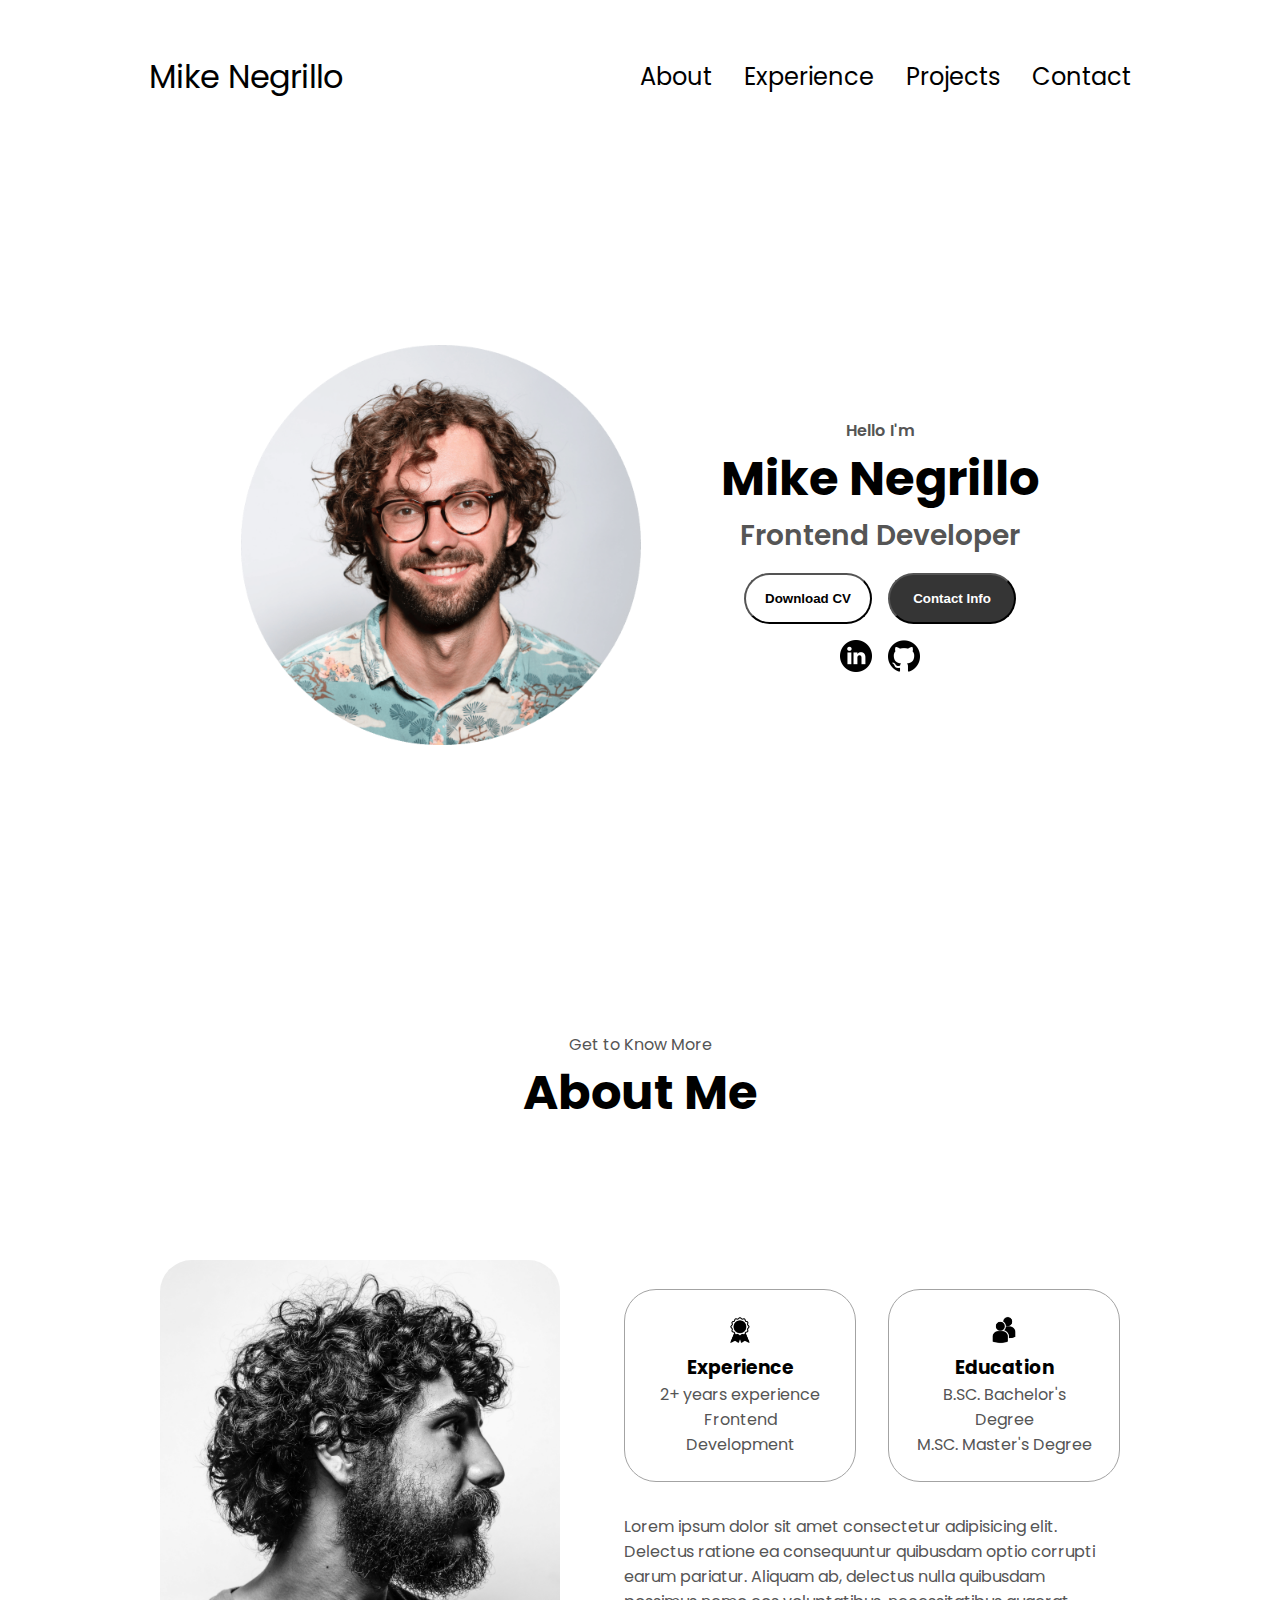
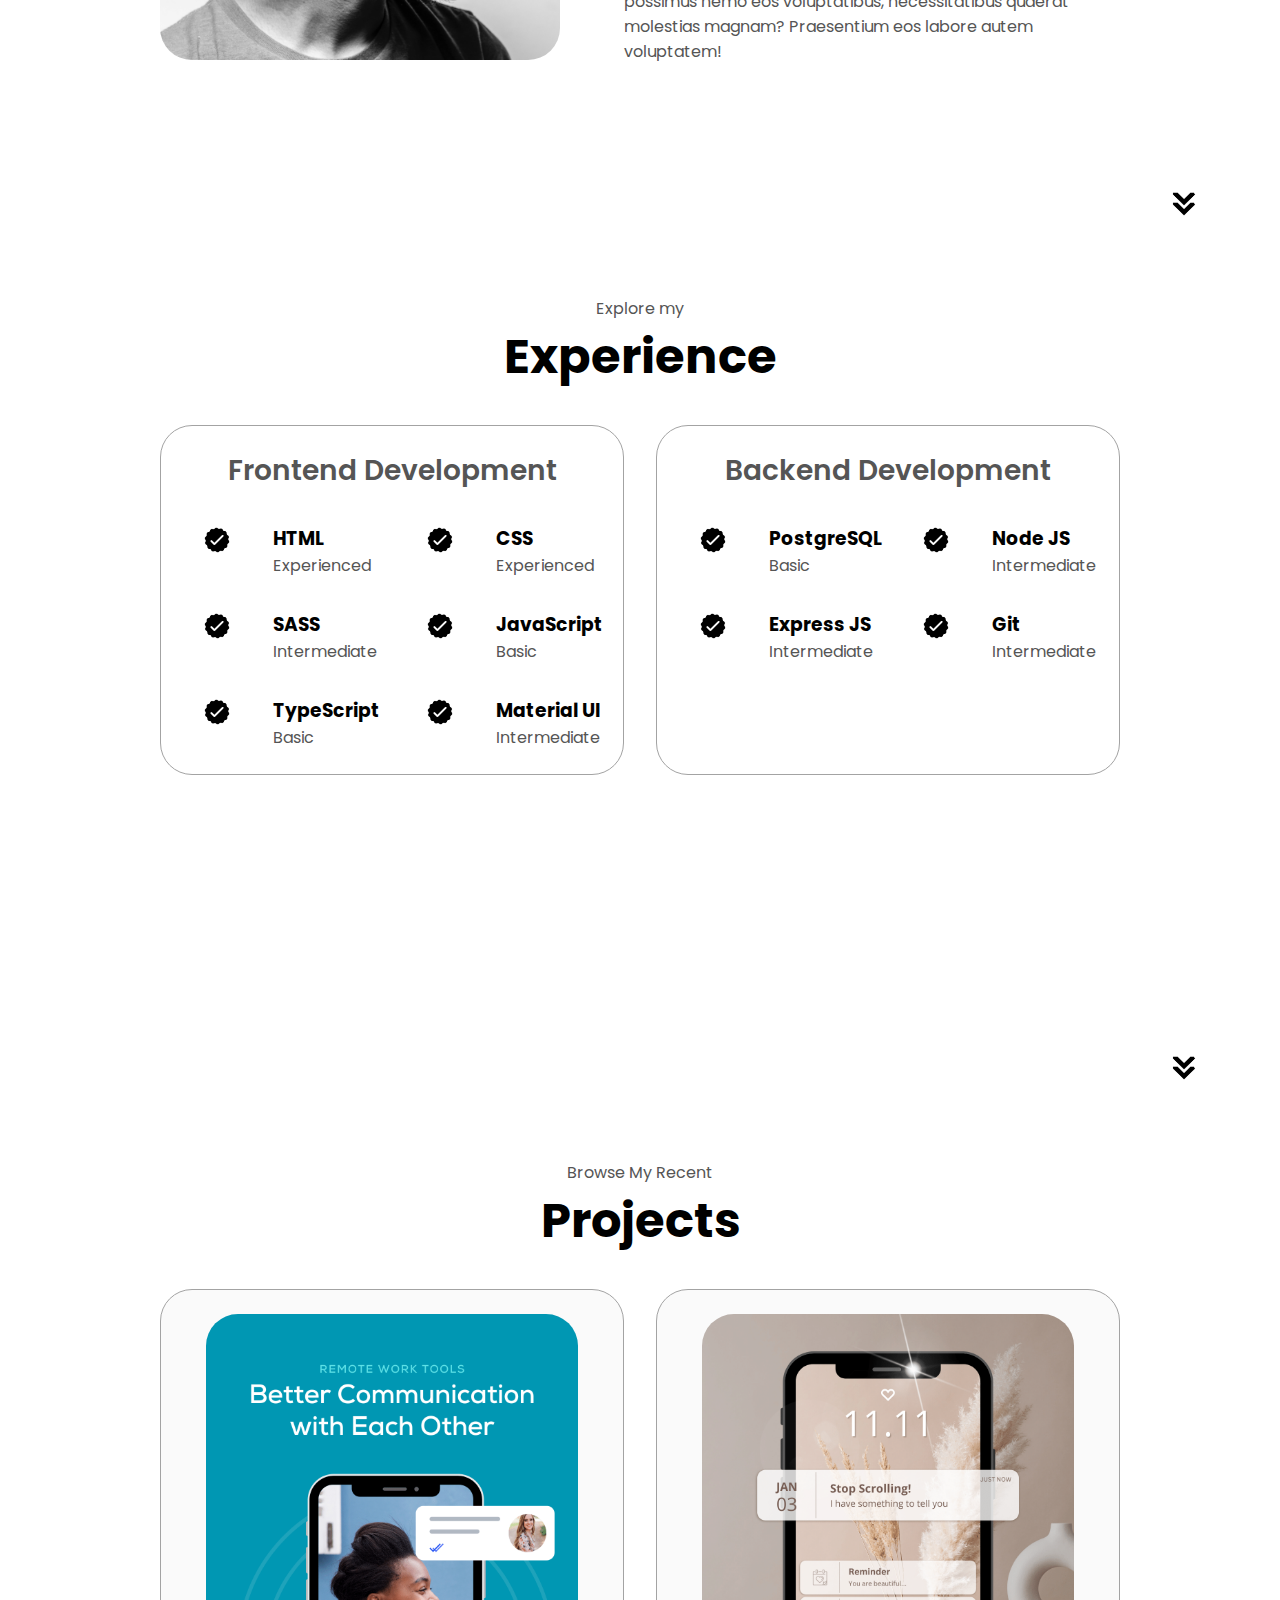
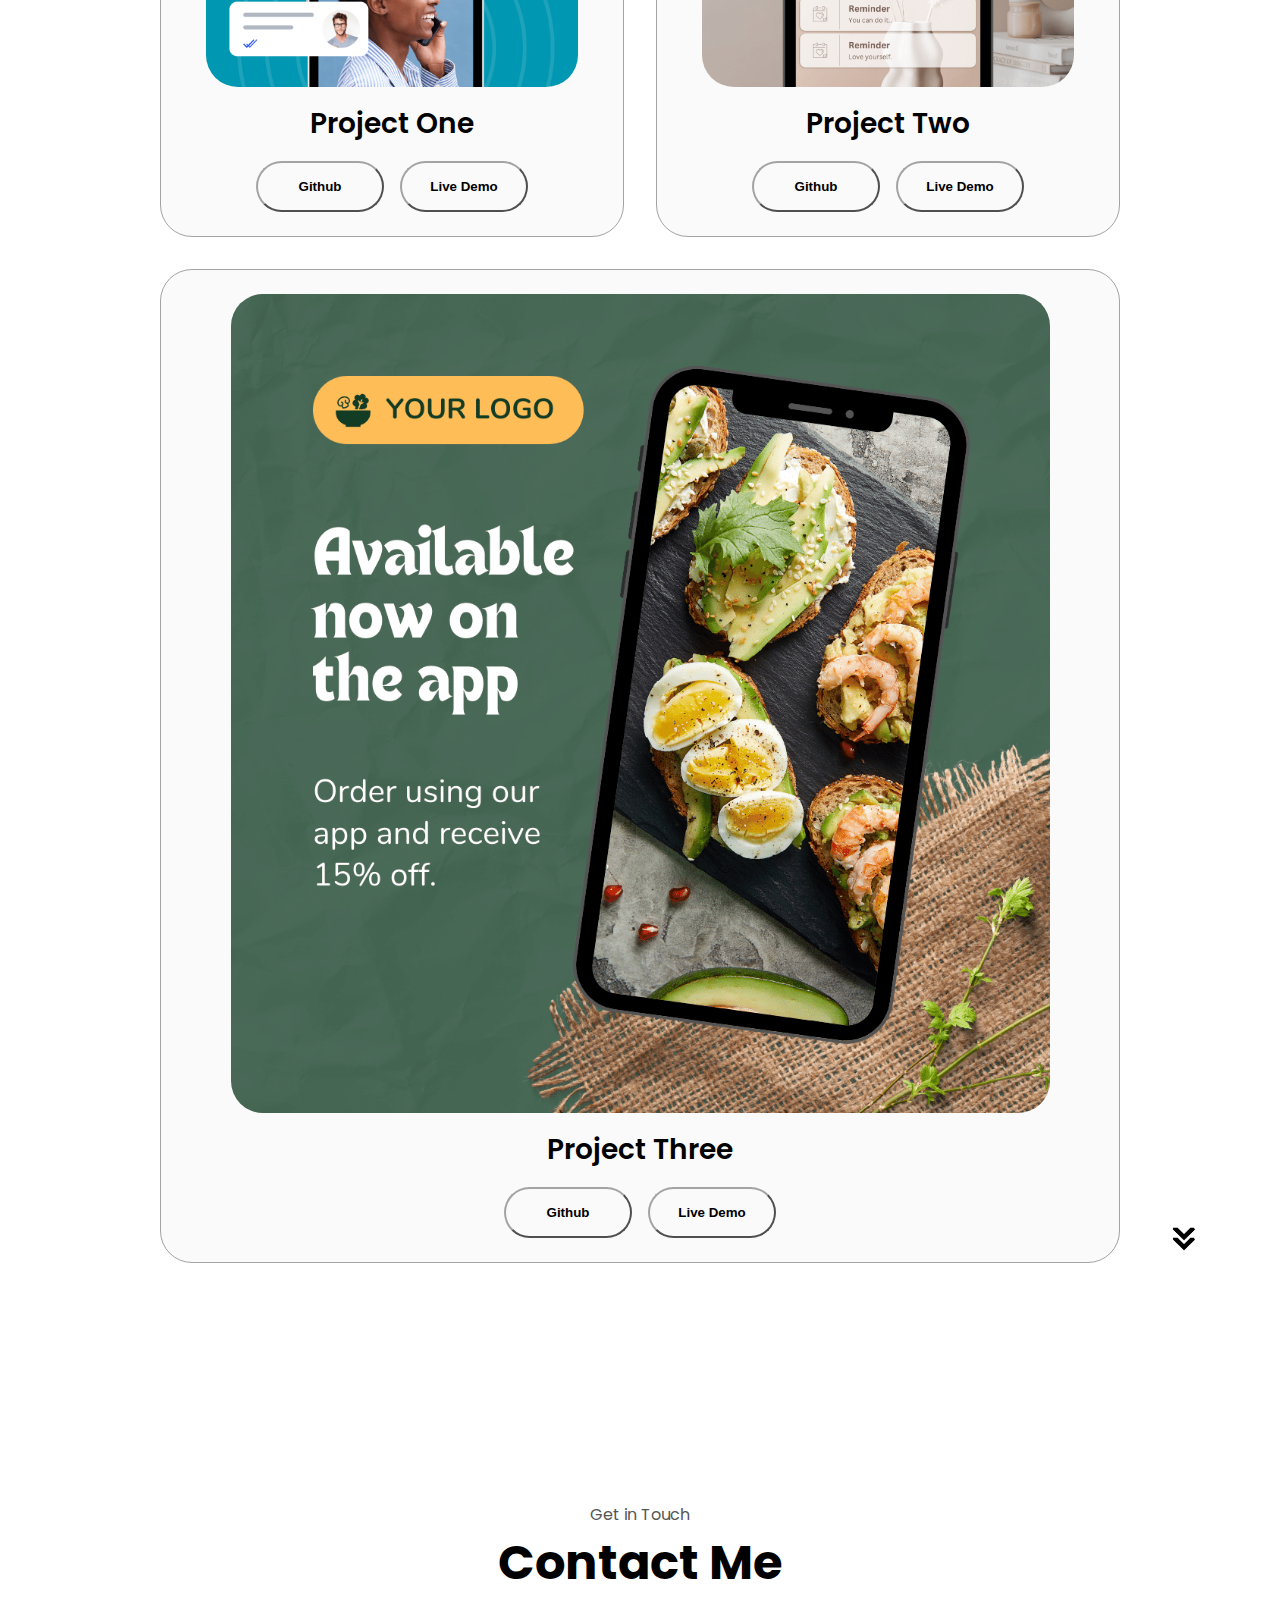
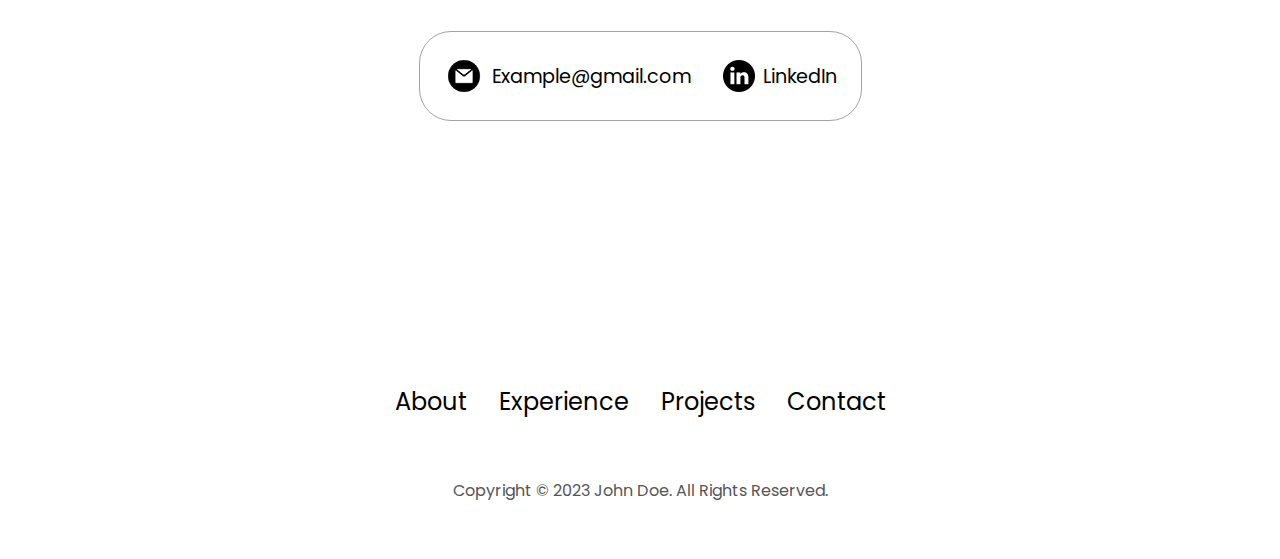
<file: index.html>
<!DOCTYPE html>
<html lang="en">
<head>
    <meta charset="UTF-8">
    <meta name="viewport" content="width=device-width, initial-scale=1.0">
    <title>Mike Negrillo</title>
    <link rel="stylesheet" href="style.css" />
    <link rel="stylesheet" href="mediaqueries.css" />
</head>
<body>
    <!-- Navigation -->
    <nav id="desktop-nav">
        <div class="logo">Mike Negrillo</div>
            <div>
                <ul class="nav-links">
                    <li><a href="#about">About</a></li>
                    <li><a href="#experience">Experience</a></li>
                    <li><a href="#projects">Projects</a></li>
                    <li><a href="#contact">Contact</a></li>
                </ul>
            </div>
    </nav>
    
    <nav id="hamburger-nav">
        <div class="logo">Mike Negrillo</div>
        <div class="hamburger-menu">
            <div class="hamburger-icon" onclick="toggleMenu()"">
                <span></span>
                <span></span>
                <span></span>
            </div>
            <div class="menu-links">
                <li><a href="#about" onclick="toggleMenu()">About</a></li>
                    <li><a href="#experience" onclick="toggleMenu()">Experience</a></li>
                    <li><a href="#projects" onclick="toggleMenu()">Projects</a></li>
                    <li><a href="#contact" onclick="toggleMenu()">Contact</a></li>
            </div>
        </div>
    </nav>

    <section id="profile">
        <div class="section__pic-container">
            <img src="./assets/profile-pic.png" alt="Mike Negrillo Profile Picture" />
        </div>
        <div class="section__text">
            <p class="section__text__p1">Hello I'm</p>
            <h1 class="title">Mike Negrillo</h1>
            <p class="section__text__p2">Frontend Developer</p>
            <div class="btn-container">
                <button class="btn btn-color-2" onclick="window.open('./assets/resume-example.pdf')">
                    Download CV
                </button>
                <button class="btn btn-color-1" onclick="location.href='./#contact'">Contact Info
                </button>
            </div>
            <div id="socials-container">
                <img src="./assets/linkedin.png" alt="My LinkedIn profile" class="icon" onclick="location.href='https://linkedin.com'" />
                <img src="./assets/github.png" alt="My Github profile" class="icon" onclick="location.href='https://github.com'" />
            </div>
        </div>
    </section>

    <!-- ABOUT SECTION -->
    <section id="about">
        <p class="section__text__p1">Get to Know More</p>
        <h1 class="title">About Me</h1>
        <div class="section-container">
            <div class="section__pic-container">
                <img src="./assets/about-pic.png" alt="Profile Picture" class="about-pic">
            </div>
            <div class="about-details-container">
                <div class="about-containers">
                    <div class="details-container">
                        <img src="./assets/experience.png" alt="Experience icon" class="icon">
                        <h3>Experience</h3>
                        <p>2+ years experience<br />Frontend Development</p>
                    </div>
                    <div class="details-container">
                        <img src="./assets/education.png" alt="Education icon" class="icon">
                        <h3>Education</h3>
                        <p>B.SC. Bachelor's Degree<br />M.SC. Master's Degree</p>
                    </div>
                </div>
                <div class="text-container">
                    <p>Lorem ipsum dolor sit amet consectetur adipisicing elit. Delectus ratione ea consequuntur quibusdam optio corrupti earum pariatur. Aliquam ab, delectus nulla quibusdam possimus nemo eos voluptatibus, necessitatibus quaerat molestias magnam? Praesentium eos labore autem voluptatem!</p>
                </div>
            </div>
        </div>
        <img src="./assets/arrow.png" alt="Arrow icon" class="icon arrow" onclick="location.href='./#experience'" />
    </section>

    <!-- EXPERIENCE -->
    <section id="experience">
        <p class="section__text__p1">Explore my</p>
        <h1 class="title">Experience</h1>
        <div class="experience-details-container">
            <div class="about-containers">
                <div class="details-container">
                    <h2 class="experience-sub-title">Frontend Development
                    </h2>
                    <div class="article-container">
                        <article>
                            <img src="./assets/checkmark.png" alt="Experience icon" class="icon" />
                            <div>
                                <h3>HTML</h3>
                                <p>Experienced</p>
                            </div>
                        </article>
                        <article>
                            <img src="./assets/checkmark.png" alt="Experience icon" class="icon" />
                            <div>
                                <h3>CSS</h3>
                                <p>Experienced</p>
                            </div>
                        </article>
                        <article>
                            <img src="./assets/checkmark.png" alt="Experience icon" class="icon" />
                            <div>
                                <h3>SASS</h3>
                                <p>Intermediate</p>
                            </div>
                        </article>
                        <article>
                            <img src="./assets/checkmark.png" alt="Experience icon" class="icon" />
                            <div>
                                <h3>JavaScript</h3>
                                <p>Basic</p>
                            </div>
                        </article>
                        <article>
                            <img src="./assets/checkmark.png" alt="Experience icon" class="icon" />
                            <div>
                                <h3>TypeScript</h3>
                                <p>Basic</p>
                            </div>
                        </article>
                        <article>
                            <img src="./assets/checkmark.png" alt="Experience icon" class="icon" />
                            <div>
                                <h3>Material UI</h3>
                                <p>Intermediate</p>
                            </div>
                        </article>
                    </div>
                </div>
                <div class="details-container">
                    <h2 class="experience-sub-title">Backend Development</h2> 
                    <div class="article-container">
                        <article>
                            <img src="./assets/checkmark.png" alt="Experience icon" class="icon" />
                            <div>
                                <h3>PostgreSQL</h3>
                                <p>Basic</p>
                        </article>
                        <article>
                            <img src="./assets/checkmark.png" alt="Experience icon" class="icon" />
                            <div>
                                <h3>Node JS</h3>
                                <p>Intermediate</p>
                            </div>
                        </article>
                        <article>
                            <img src="./assets/checkmark.png" alt="Experience icon" class="icon" />
                            <div>
                                <h3>Express JS</h3>
                                <p>Intermediate</p>
                            </div>  
                        </article>
                        <article>
                            <img src="./assets/checkmark.png" alt="Experience icon" class="icon" />
                            <div>
                                <h3>Git</h3>
                                <p>Intermediate</p>
                            </div>                    
                        </article>
                    </div>
                </div>
            </div>
        </div>
        <img src="./assets/arrow.png" alt="Arrow icon" class="icon arrow" onclick="location.href='./#projects'" />
    </section>

    <!-- PROJECTS SECTION -->
    <section id="projects">
        <p class="section__text__p1">Browse My Recent</p>
        <h1 class="title">Projects</h1>
        <div class="experience-details-container">
            <div class="about-containers">
                <div class="details-container color-container">
                    <div class="article-container">
                        <img src="./assets/project-1.png" alt="Project 1" class="project-img" />
                    </div>
                    <h2 class="experience-sub-title project-title">Project One</h2>
                    <div class="btn-container">
                        <button class="btn btn-color-2 project-btn"
                        onclick="location.href='https://github.com/'">
                        Github
                        </button>
                        <button class="btn btn-color-2 project-btn"
                        onclick="location.href='https://github.com/'">
                        Live Demo
                        </button>
                    </div>
                </div>
                <div class="details-container color-container">
                    <div class="article-container">
                        <img src="./assets/project-2.png" alt="Project 2" class="project-img" />
                    </div>
                    <h2 class="experience-sub-title project-title">Project Two</h2>
                    <div class="btn-container">
                        <button class="btn btn-color-2 project-btn"
                        onclick="location.href='https://github.com/'">
                        Github
                        </button>
                        <button class="btn btn-color-2 project-btn"
                        onclick="location.href='https://github.com/'">
                        Live Demo
                        </button>
                    </div>
                </div>
                <div class="details-container color-container">
                    <div class="article-container">
                        <img src="./assets/project-3.png" alt="Project 3" class="project-img" />
                    </div>
                    <h2 class="experience-sub-title project-title">Project Three</h2>
                    <div class="btn-container">
                        <button class="btn btn-color-2 project-btn"
                        onclick="location.href='https://github.com/'">
                        Github
                        </button>
                        <button class="btn btn-color-2 project-btn"
                        onclick="location.href='https://github.com/'">
                        Live Demo
                        </button>
                    </div>
                </div>
            </div>
        </div>
        <img src="./assets/arrow.png" alt="Arrow icon" class="icon arrow" onclick="location.href='./#contact'" />
    </section>
 
    <!-- CONTACT SECTION -->
    <section id="contact">
        <p class="section__text__p1">Get in Touch</p>
        <h1 class="title">Contact Me</h1>
        <div class="contact-info-upper-container">
            <div class="contact-info-container">
                <img src="./assets/email.png" alt="Email icon" class="icon contact-icon email-icon" />
                <p><a href="mailto:example@gmail.com">Example@gmail.com</a></p>
            </div>
            <div class="contact-info-container">
                <img src="./assets/linkedin.png" alt="LinkedIn icon" class="icon contact-icon" />
                <p><a href="https://www.linkedin.com">LinkedIn</a></p>
            </div>
        </div>
    </section>

    <!-- FOOTER -->
    <footer>
        <nav>
            <div class="nav-links-container">
                <ul class="nav-links">
                    <li><a href="#about">About</a></li>
                    <li><a href="#experience">Experience</a></li>
                    <li><a href="#projects">Projects</a></li>
                    <li><a href="#contact">Contact</a></li>
                </ul>
            </div>
        </nav>
        <p>Copyright &#169; 2023 John Doe. All Rights Reserved.</p>
    </footer>

    <script src="script.js"></script>
</body>
</html>
</file>
<file: style.css>
/* General */

@import url("https://fonts.googleapis.com/css2?family=Poppins:wght@300;400;500;600&display=swap");

* {
    margin: 0;
    padding: 0;
}

body {
    font-family: "Poppins", sans-serif;
}

html {
    scroll-behavior: smooth;
}

p {
    color: rgb(85, 85, 85);
}

/* TRANSITION */

a, .btn {
    transition: all 300ms ease;
}

/* Desktop Nav */

nav, .nav-links {
    display: flex;
}

nav {
    justify-content: space-around;
    align-items: center;
    height: 17vh;
}

.nav-links {
    gap: 2rem; /* gap between the links */
    list-style: none; /* removes the bullets in the links */
    font-size: 1.5rem;
}

a /* links are wrapped in <a> tag */ {
    color: black;
    text-decoration: none; /* removes the underline caused by links */
    text-decoration-color: white;
}

a:hover /* when you hover they <a> elements */ {
    color: grey;
    text-decoration: underline;
    text-underline-offset: 1rem; /* space above underline decor */
    text-decoration-color: rgb(181, 181, 181);
}

.logo {
    font-size: 2rem;
}

.logo:hover /* when you hover the logo */ {
    cursor: default;
}

/* HAMBURGER MENU */

#hamburger-nav {
    display: none;
}

.hamburger-menu {
    position: relative;
    display: inline-block;
}

.hamburger-icon {
    display: flex;
    flex-direction: column;
    justify-content: space-between;
    height: 24px;
    width: 30px;
    cursor: pointer;
}

.hamburger-icon span {
    width: 100%;
    height: 2px;
    background-color: black;
    transition: all 0.3 ease-in-out;
}

.menu-links {
    position: absolute;
    top: 100%;
    right: 0;
    background-color: white;
    width: fit-content;
    max-height: 0;
    overflow: hidden;
    transition: all 0.3 ease-in-out;
}

.menu-links a {
    display: block;
    padding: 10px;
    text-align: center;
    font-size: 1.5rem;
    color: black;
    text-decoration: none;
    transition: all 0.3 ease-in-out;
}

.menu-links li {
    list-style: none; /* must be tagged on a <li> to remove bullets */
}

.menu-links.open {
    max-height: 300px;
}

.hamburger-icon.open span:first-child {
    transform: rotate(45deg) translate(10px, 5px);
}

.hamburger-icon.open span:nth-child(2) {
    opacity: 0;
}

.hamburger-icon.open span:last-child {
    transform: rotate(-45deg) translate(10px, -5px);
}

.hamburger-icon span:first-child{
    transform: none;
}

.hamburger-icon span:first-child{
    opacity: 1;
}
.hamburger-icon span:first-child{
    transform: none;
}

/* SECTIONS */

section {
    /* border: 1px solid blue; */
    padding-top: 4vh;
    height: 96vh;
    margin: 0 10rem;
    box-sizing: border-box;
    min-height: fit-content;
}

.section-container {
    /* border: 1px solid green; */
    display: flex;
}

/* PROFILE SECTION */

#profile {
    display: flex;
    justify-content: center;
    gap: 5rem;
    height: 80vh;
}

.section__pic-container {
    display: flex;
    height: 400px;
    width: 400px;
    margin: auto 0;
}

.section__text {
    align-self: center;
    text-align: center;
}

.section__text p {
    font-weight: 600;
}

.section__text__p1 {
    text-align: center;
}

.section__text__p2 {
    font-size: 1.75rem;
    margin-bottom: 1rem;
}

.title {
    font-size: 3rem;
    text-align: center;
}

#socials-container {
    display: flex;
    justify-content: center;
    margin-top: 1rem;
    gap: 1rem;
}

/* ICONS */

.icon {
    cursor: pointer;
    height: 2rem;
}

/* BUTtONS */

.btn-container {
    display: flex;
    justify-content: center;
}

.btn {
    font-weight: 600;
    transition: all 300ms ease;
    padding: 1rem;
    width: 8rem;
    border-radius: 2rem;
}


.btn-color-1 /* Contact Info */ , .btn-color-2:hover /* Download CV */ {
    background: rgb(53, 53, 53) 0.1rem solid;
}

.btn-color-1:hover, .btn-color-2:hover {
    cursor: pointer;
}

.btn-color-1, .btn-color-2:hover {
    background: #353535;
    color: white;
}

.btn-color-1:hover {
    background: rgb(0,0,0);
}

.btn-color-2 {
    background:none;
}

.btn-color-2:hover {
    border: rgb(255, 255, 255) 0.1rem solid;
}

.btn-container {
    gap: 1rem;
}

/* ABOUT SECTION */

#about {
    position: relative;
}

.about-containers {
    gap: 2rem;
    margin-bottom: 2rem;
    margin-top: 2rem;
}

.about-details-container {
    justify-content: center;
    flex-direction: column;
}

.about-containers, .about-details-container {
    display: flex;
}

.about-pic {
    border-radius: 2rem;
}

.arrow {
    position: absolute;
    right: -5rem;
    bottom: 2.5rem;
}

.details-container {
    padding: 1.5rem;
    flex: 1;
    background: white;
    border-radius: 2rem;
    border: rgb(53, 53, 53) 0.1rem solid;
    border-color: rgb(163, 163, 163);
    text-align: center;
}

.section-container {
    gap: 4rem;
    /* border: 1px solid green; */
    height: 80%;
}

.section__pic-container {
    height: 400px;
    width: 400px;
    margin: auto 0;
}

/* EXPERIENCE SECTION */

#experience {
    position: relative;
}

.experience-sub-title {
    color: rgb(85, 85, 85);
    font-weight: 600;
    font-size: 1.75rem;
    margin-bottom: 2rem;
}

.experience-details-container {
    display: flex;
    justify-content: center;
    flex-direction: column;
}

.article-container {
    display: flex;
    text-align: initial;
    flex-wrap: wrap;
    flex-direction: row;
    gap: 2rem;
    justify-content: space-around;
   
}

article {
    display: flex;
    width: 10rem;
    justify-content: space-around;
    gap: 2.5rem;
}

article, .icon {
    cursor: default;
}

/* PROCJECTS SECTION */

#projects {
    position: relative;
}

.color-container {
    border-color: rgb(163, 163, 163);
    background: rgb(250, 250, 250);
}

.project-img {
    border-radius: 2rem;
    width: 90%;
    height: 90%;
}

.project-title {
    margin: 1rem;
    color: black;
}

.project-btn {
    color: black;
    border-color: rgb(163, 163, 163);
}

/* CONTACT */

#contact {
    display: flex;
    justify-content: center;
    flex-direction: column;
    height: 70vh;
}

.contact-info-upper-container {
    display: flex;
    justify-content: center;
    border-radius: 2rem;
    border: rgb(53, 53, 53) 0.1rem solid;
    border-color: rgb(163, 163, 163);
    margin: 2rem auto;
    padding: 0.5rem;
}

.contact-info-container {
    display: flex;
    align-items: center;
    justify-content: center;
    gap: 0.5rem;
    margin: 1rem;
}

.contact-info-container {
    font-size: larger;
}

.contact-icon {
    cursor: default;
}

.email-icon {
    height: 2.5rem;
}

/* FOOTER SECTION */

footer {
    height: 26vh;
    margin: 0 1rem;
}

footer p {
    text-align: center;
}
</file>
<file: mediaqueries.css>
@media screen and (max-width:1400px) {
    #profile {
        height: 83vh;
        margin-bottom: 6rem;
    }
    .about-containers {
        flex-wrap: wrap;
    }
}

@media screen and (max-width: 1200px) {
    #desktop-nav {
        display: none;
    }
    #hamburger-nav {
        display: flex;
    }
    #experience, .experience-details-container {
        margin-top: 2rem;
    }
    #profile, .section-container {
        display: block;
    }
    .arrow {
        display: none
    }
    .section, section-container {
        height: fit-content;
    }
    section {
        margin: 0 5%;
    }
    .section__pic-container {
        width: 275px;
        height: 275px;
        margin: 0 auto 2rem;
    }
    .about-containers {
        margin-top: 0;
    }
}

@media screen and (max-width: 600px) {
    #contact, footer {
        height: 40vh;
    }
    #profile {
        height: 83vh;
        margin-bottom: 0;
      }
      article {
        font-size: 1rem;
      }
      footer nav {
        height: fit-content;
        margin-bottom: 2rem;
      }
      .about-containers,
      .contact-info-upper-container,
      .btn-container {
        flex-wrap: wrap;
      }
      .contact-info-container {
        margin: 0;
      }
      .contact-info-container p,
      .nav-links li a {
        font-size: 1rem;
      }
      .experience-sub-title {
        font-size: 1.25rem;
      }
      .logo {
        font-size: 1.5rem;
      }
      .nav-links {
        flex-direction: column;
        gap: 0.5rem;
        text-align: center;
      }
      .section__pic-container {
        width: auto;
        height: 46vw;
        justify-content: center;
      }
      .section__text__p2 {
        font-size: 1.25rem;
      }
      .title {
        font-size: 2rem;
      }
      .text-container {
        text-align: justify;
      }
}
</file>
